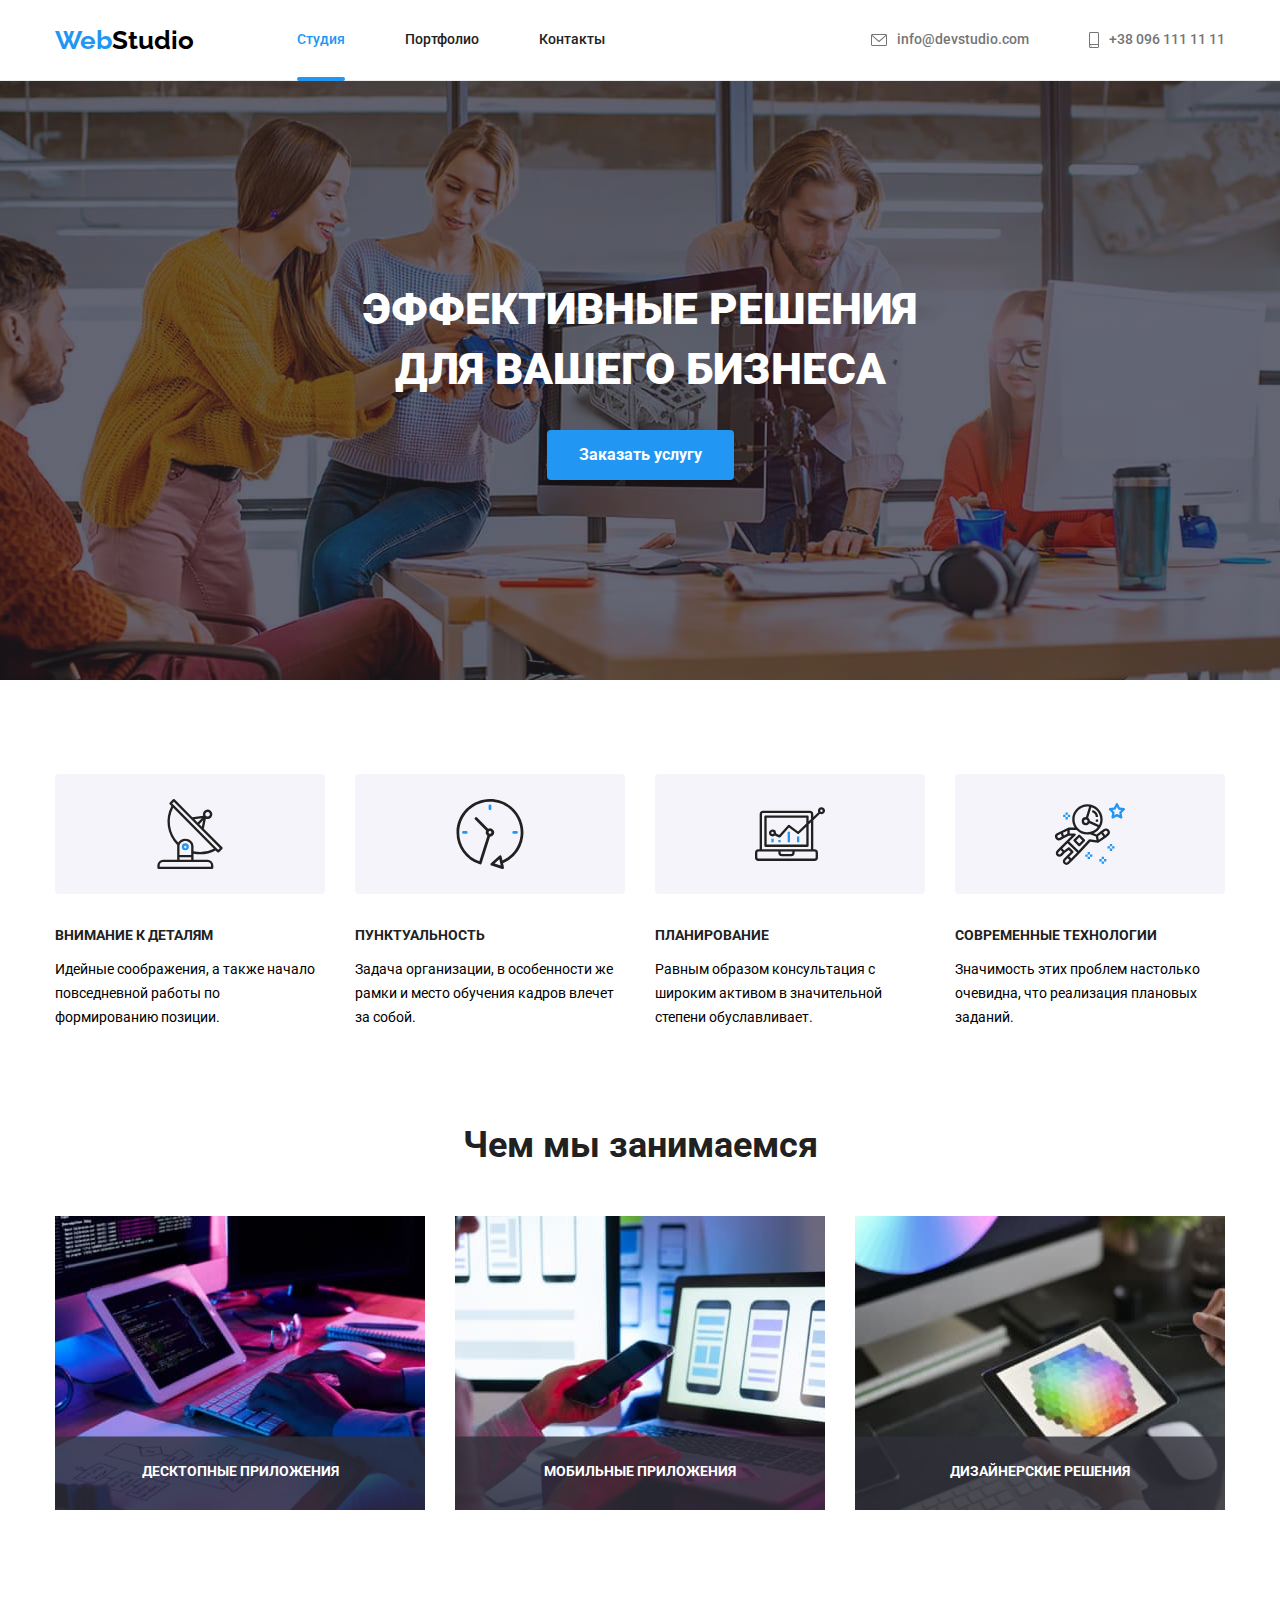
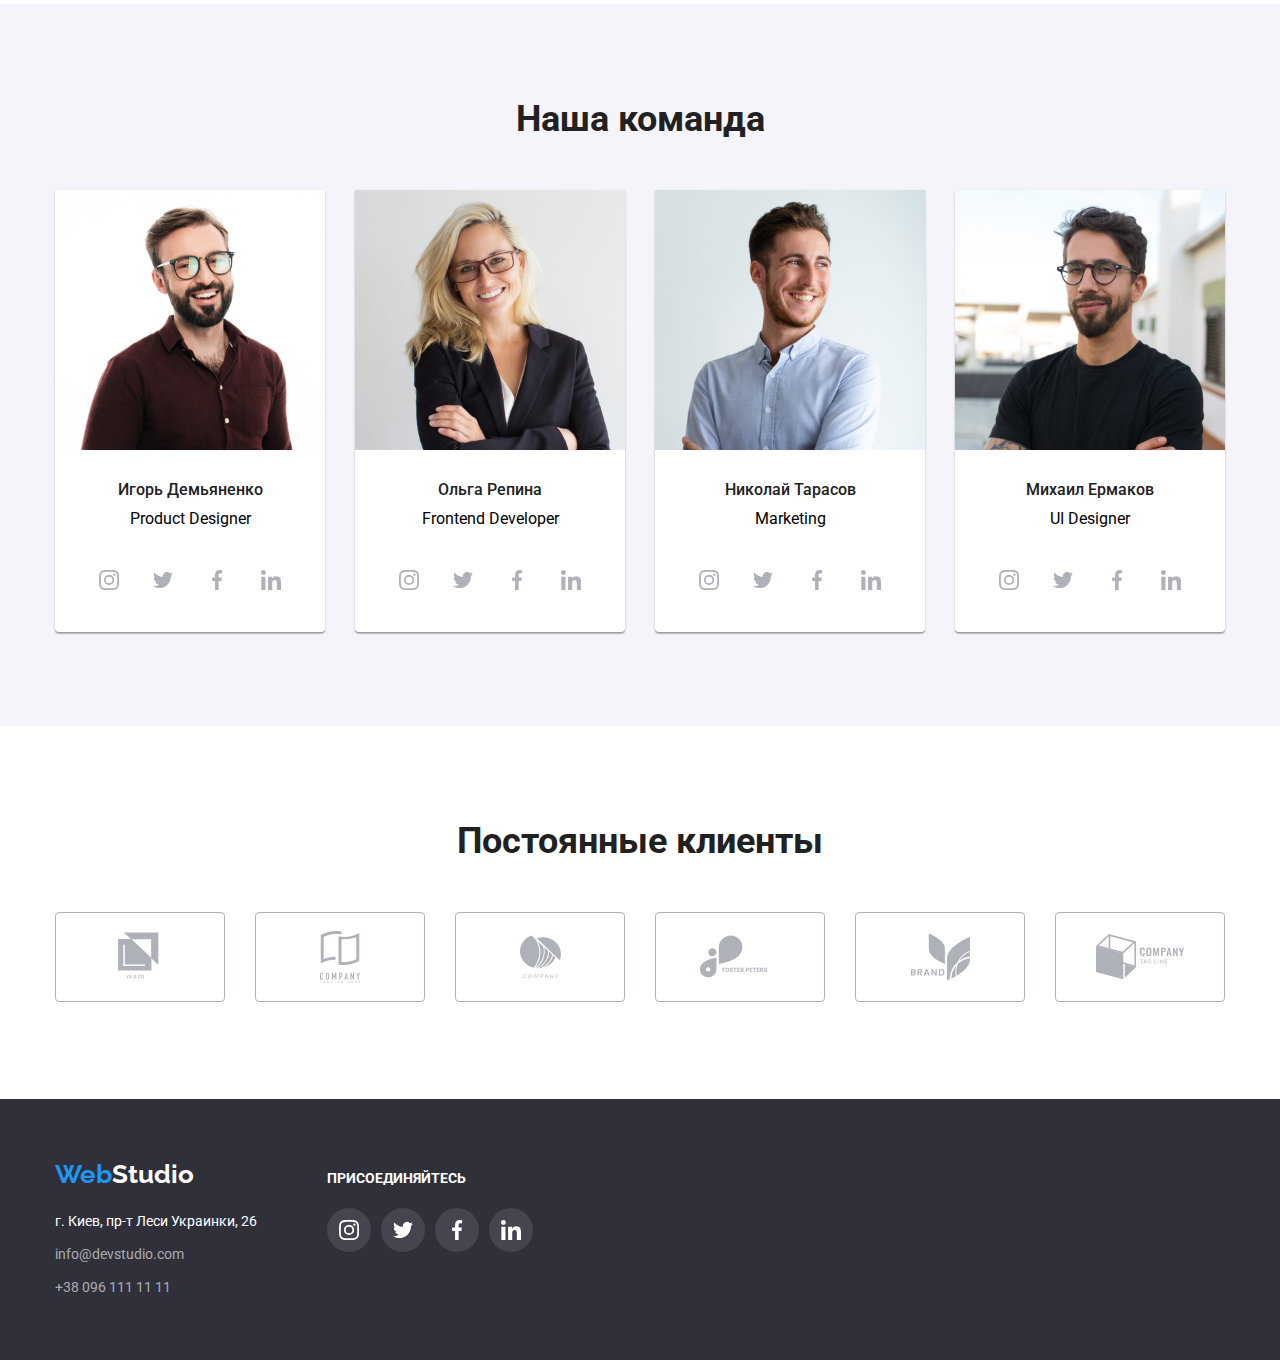
<file: index.html>
<!DOCTYPE html>
<html lang="ru">
  <head>
    <meta charset="UTF-8" />
    <meta
      name="viewport"
      content="width=device-width, initial-scale=1, maximum-scale=1, user-scalable=no"
    />
    <!-- <meta name="viewport" content="width=device-width, initial-scale=1.0" /> -->
    <title>WebStudio</title>
    <link rel="preconnect" href="https://fonts.gstatic.com" />
    <link
      href="https://fonts.googleapis.com/css2?family=Oleo+Script:wght@400;700&family=Raleway:wght@700&family=Roboto:wght@400;500;700;900&display=swap"
      rel="stylesheet"
    />
    <link
      rel="stylesheet"
      href="https://cdnjs.cloudflare.com/ajax/libs/modern-normalize/1.0.0/modern-normalize.css"
    />
    <link rel="stylesheet" href="./css/styles.css" />
    <link rel="stylesheet" href="./css/main.css" />
  </head>
  <body>
    <header class="header">
      <div class="header-contenier">
        <nav class="nav-section">
          <a href="#" class="logo">Web<span class="black">Studio</span></a>
          <ul class="site-nav list">
            <li class="item">
              <a href="#" class="link-nav link curent">Студия</a>
            </li>
            <li class="item">
              <a href="./portfolio.html" class="link-nav link">Портфолио</a>
            </li>
            <li class="item">
              <a href="#" class="link-nav link">Контакты</a>
            </li>
          </ul>
        </nav>
        <ul class="contact-list list">
          <li class="item icon-item">
            <a href="mailto:info@devstudio.com" class="contact link"
              ><svg class="icon-contact" width="16" height="12">
                <use href="./images/sprite.svg#envelope"></use>
              </svg>
              info@devstudio.com</a
            >
          </li>
          <li class="item icon-item">
            <a href="tel:+380961111111" class="contact link"
              ><svg
                class="icon-contact contact-smartphon"
                width="10"
                height="16"
              >
                <use href="./images/sprite.svg#smartphone"></use>
              </svg>
              +38 096 111 11 11</a
            >
          </li>
        </ul>
      </div>
    </header>
    <main>
      <!-- герой -->
      <section class="section hero overlay">
        <div class="contanier hero-contenier">
          <h1 class="hero-title">
            эффективные решения<br />
            для вашего бизнеса
          </h1>

          <a href="#" class="button" data-modal-open>Заказать услугу</a>
        </div>
        <div class="backdrop is-hidden" data-modal>
          <div class="modal">
            <button class="button-close" data-modal-close>
              <svg class="close" width="11" height="11">
                <use href="./images/sprite.svg#close"></use>
              </svg>
            </button>
          </div>
        </div>
      </section>

      <!-- наши приимущества -->
      <section class="section">
        <h2 class="title-section visually-hidden">наши приимущества</h2>
        <div class="contanier">
          <ul class="list-section list">
            <li class="list-text">
              <div class="icon">
                <svg class="icon-antenna" width="70" heigth="70">
                  <use href="./images/sprite.svg#satellite"></use>
                </svg>
              </div>
              <h3 class="subtitle">Внимание к деталям</h3>
              <p class="text">
                Идейные соображения, а также начало повседневной работы по
                формированию позиции.
              </p>
            </li>
            <li class="list-text">
              <div class="icon">
                <svg class="icon-clock" width="70" height="70">
                  <use href="./images/sprite.svg#clock"></use>
                </svg>
              </div>
              <h3 class="subtitle">Пунктуальность</h3>
              <p class="text">
                Задача организации, в особенности же рамки и место обучения
                кадров влечет за собой.
              </p>
            </li>
            <li class="list-text">
              <div class="icon">
                <svg class="icon-diagram" width="70" height="70">
                  <use href="./images/sprite.svg#diagram"></use>
                </svg>
              </div>
              <h3 class="subtitle">Планирование</h3>
              <p class="text">
                Равным образом консультация с широким активом в значительной
                степени обуславливает.
              </p>
            </li>
            <li class="list-text">
              <div class="icon">
                <svg class="icon-astronaut" width="70" height="70">
                  <use href="./images/sprite.svg#astronaut"></use>
                </svg>
              </div>
              <h3 class="subtitle">Современные технологии</h3>
              <p class="text">
                Значимость этих проблем настолько очевидна, что реализация
                плановых заданий.
              </p>
            </li>
          </ul>
        </div>
      </section>

      <!-- чем мы занимаемся -->
      <section class="section-work">
        <div class="contanier">
          <h2 class="title-section">Чем мы занимаемся</h2>
          <ul class="work-list list">
            <li class="work-photo">
              <img src="./images/box1.jpg" alt="Разработка" />
              <div class="work-text-contanier">
                <h3 class="work-title">десктопные приложения</h3>
              </div>
            </li>
            <li class="work-photo">
              <img src="./images/box2.jpg" alt="Маркетинг" />
              <div class="work-text-contanier">
                <h3 class="work-title">мобильные приложения</h3>
              </div>
            </li>
            <li class="work-photo">
              <img src="./images/box3.jpg" alt="Дизайн" />
              <div class="work-text-contanier">
                <h3 class="work-title">дизайнерские решения</h3>
              </div>
            </li>
          </ul>
        </div>
      </section>

      <!-- Наша команда -->
      <section class="section section-team">
        <div class="contanier">
          <h2 class="title-section">Наша команда</h2>
          <ul class="team-list list">
            <li class="team-photo">
              <img
                src="./images/img1.jpg"
                alt="Игорь Демьяненко"
                width="270px;"
              />

              <h3 class="title">Игорь Демьяненко</h3>
              <p class="text-team">Product Designer</p>
              <div class="social">
                <a href="http://" class="icon-social">
                  <svg class="icon-team" width="20" ,heigth="20">
                    <use href="./images/sprite.svg#instagram"></use>
                  </svg>
                </a>
                <a href="http://" class="icon-social">
                  <svg class="icon-team" width="20" ,heigth="20">
                    <use href="./images/sprite.svg#twitter"></use>
                  </svg>
                </a>
                <a href="http://" class="icon-social">
                  <svg class="icon-team" width="20" ,heigth="20">
                    <use href="./images/sprite.svg#facebook"></use>
                  </svg>
                </a>
                <a href="http://" class="icon-social">
                  <svg class="icon-team" width="20" ,heigth="20">
                    <use href="./images/sprite.svg#linkedin"></use>
                  </svg>
                </a>
              </div>
            </li>
            <li class="team-photo">
              <img src="./images/img2.jpg" alt="Ольга Репина" width="270px;" />
              <h3 class="title">Ольга Репина</h3>
              <p class="text-team">Frontend Developer</p>
              <div class="social">
                <a href="http://" class="icon-social">
                  <svg class="icon-team" width="20" ,heigth="20">
                    <use href="./images/sprite.svg#instagram"></use>
                  </svg>
                </a>
                <a href="http://" class="icon-social">
                  <svg class="icon-team" width="20" ,heigth="20">
                    <use href="./images/sprite.svg#twitter"></use>
                  </svg>
                </a>
                <a href="http://" class="icon-social">
                  <svg class="icon-team" width="20" ,heigth="20">
                    <use href="./images/sprite.svg#facebook"></use>
                  </svg>
                </a>
                <a href="http://" class="icon-social">
                  <svg class="icon-team" width="20" ,heigth="20">
                    <use href="./images/sprite.svg#linkedin"></use>
                  </svg>
                </a>
              </div>
            </li>
            <li class="team-photo">
              <img
                src="./images/img3.jpg"
                alt="Николай Тарасов"
                width="270px;"
              />
              <h3 class="title">Николай Тарасов</h3>
              <p class="text-team">Marketing</p>
              <div class="social">
                <a href="http://" class="icon-social">
                  <svg class="icon-team" width="20" ,heigth="20">
                    <use href="./images/sprite.svg#instagram"></use>
                  </svg>
                </a>
                <a href="http://" class="icon-social">
                  <svg class="icon-team" width="20" ,heigth="20">
                    <use href="./images/sprite.svg#twitter"></use>
                  </svg>
                </a>
                <a href="http://" class="icon-social">
                  <svg class="icon-team" width="20" ,heigth="20">
                    <use href="./images/sprite.svg#facebook"></use>
                  </svg>
                </a>
                <a href="http://" class="icon-social">
                  <svg class="icon-team" width="20" ,heigth="20">
                    <use href="./images/sprite.svg#linkedin"></use>
                  </svg>
                </a>
              </div>
            </li>
            <li class="team-photo">
              <img
                src="./images/img4.jpg"
                alt="Михаил Ермаков"
                width="270px;"
              />
              <h3 class="title">Михаил Ермаков</h3>
              <p class="text-team">UI Designer</p>
              <div class="social">
                <a href="http://" class="icon-social">
                  <svg class="icon-team" width="20" ,heigth="20">
                    <use href="./images/sprite.svg#instagram"></use>
                  </svg>
                </a>
                <a href="http://" class="icon-social">
                  <svg class="icon-team" width="20" ,heigth="20">
                    <use href="./images/sprite.svg#twitter"></use>
                  </svg>
                </a>
                <a href="http://" class="icon-social">
                  <svg class="icon-team" width="20" ,heigth="20">
                    <use href="./images/sprite.svg#facebook"></use>
                  </svg>
                </a>
                <a href="http://" class="icon-social">
                  <svg class="icon-team" width="20" ,heigth="20">
                    <use href="./images/sprite.svg#linkedin"></use>
                  </svg>
                </a>
              </div>
            </li>
          </ul>
        </div>
      </section>
      <section class="section">
        <div class="contanier">
          <h2 class="title-section">Постоянные клиенты</h2>
          <ul class="list-clients">
            <li class="clients list">
              <a class="linc-clients" href="http://">
                <svg class="icon-logo" width="44.27" ,heigth="49.23">
                  <use href="./images/sprite.svg#logo_1"></use>
                </svg>
              </a>
            </li>
            <li class="clients list">
              <a class="linc-clients" href="http://">
                <svg class="icon-logo" width="40" ,heigth="52">
                  <use href="./images/sprite.svg#logo_2"></use>
                </svg>
              </a>
            </li>
            <li class="clients list">
              <a class="linc-clients" href="http://">
                <svg class="icon-logo" width="41" ,heigth="42.6">
                  <use href="./images/sprite.svg#logo_3"></use>
                </svg>
              </a>
            </li>
            <li class="clients list">
              <a class="linc-clients" href="http://">
                <svg class="icon-logo" width="79.66" ,heigth="42.02">
                  <use href="./images/sprite.svg#logo_4"></use>
                </svg>
              </a>
            </li>
            <li class="clients list">
              <a class="linc-clients" href="http://">
                <svg class="icon-logo" width="59" ,heigth="47">
                  <use href="./images/sprite.svg#logo_5"></use>
                </svg>
              </a>
            </li>
            <li class="clients list">
              <a class="linc-clients" href="http://">
                <svg class="icon-logo" width="88.48" ,heigth="44.44">
                  <use href="./images/sprite.svg#logo_6"></use>
                </svg>
              </a>
            </li>
          </ul>
        </div>
      </section>
    </main>
    <footer class="section footer-section">
      <div class="contanier footer-contanier">
        <div class="address-footer">
          <a href="#" class="logo">Web<span class="white">Studio</span></a>
          <address class="blok-address">
            <a href="#" class="address">г. Киев, пр-т Леси Украинки, 26</a>
          </address>
          <ul class="list">
            <li class="list-contacts">
              <a href="mailto:info@devstudio.com" class="contacts"
                >info@devstudio.com</a
              >
            </li>
            <li class="list-contacts">
              <a href="tel:+380961111111" class="contacts">+38 096 111 11 11</a>
            </li>
          </ul>
        </div>
        <div class="media">
          <b class="text-media">присоединяйтесь</b>
          <ul class="media-list">
            <li class="list-media list">
              <a href="http://" class="icon-media">
                <svg class="icon-instagram" width="20" ,heigth="20">
                  <use href="./images/sprite.svg#instagram"></use>
                </svg>
              </a>
            </li>
            <li class="list-media list">
              <a href="http://" class="icon-media">
                <svg class="icon-twitter" width="20" ,heigth="20">
                  <use href="./images/sprite.svg#twitter"></use>
                </svg>
              </a>
            </li>
            <li class="list-media list">
              <a href="http://" class="icon-media">
                <svg class="icon-facebook" width="20" ,heigth="20">
                  <use href="./images/sprite.svg#facebook"></use>
                </svg>
              </a>
            </li>
            <li class="list-media list">
              <a href="http://" class="icon-media">
                <svg class="icon-linkedin" width="20" ,heigth="20">
                  <use href="./images/sprite.svg#linkedin"></use>
                </svg>
              </a>
            </li>
          </ul>
        </div>
      </div>
    </footer>
    <script src="./js/modal.js"></script>
  </body>
</html>
</file>
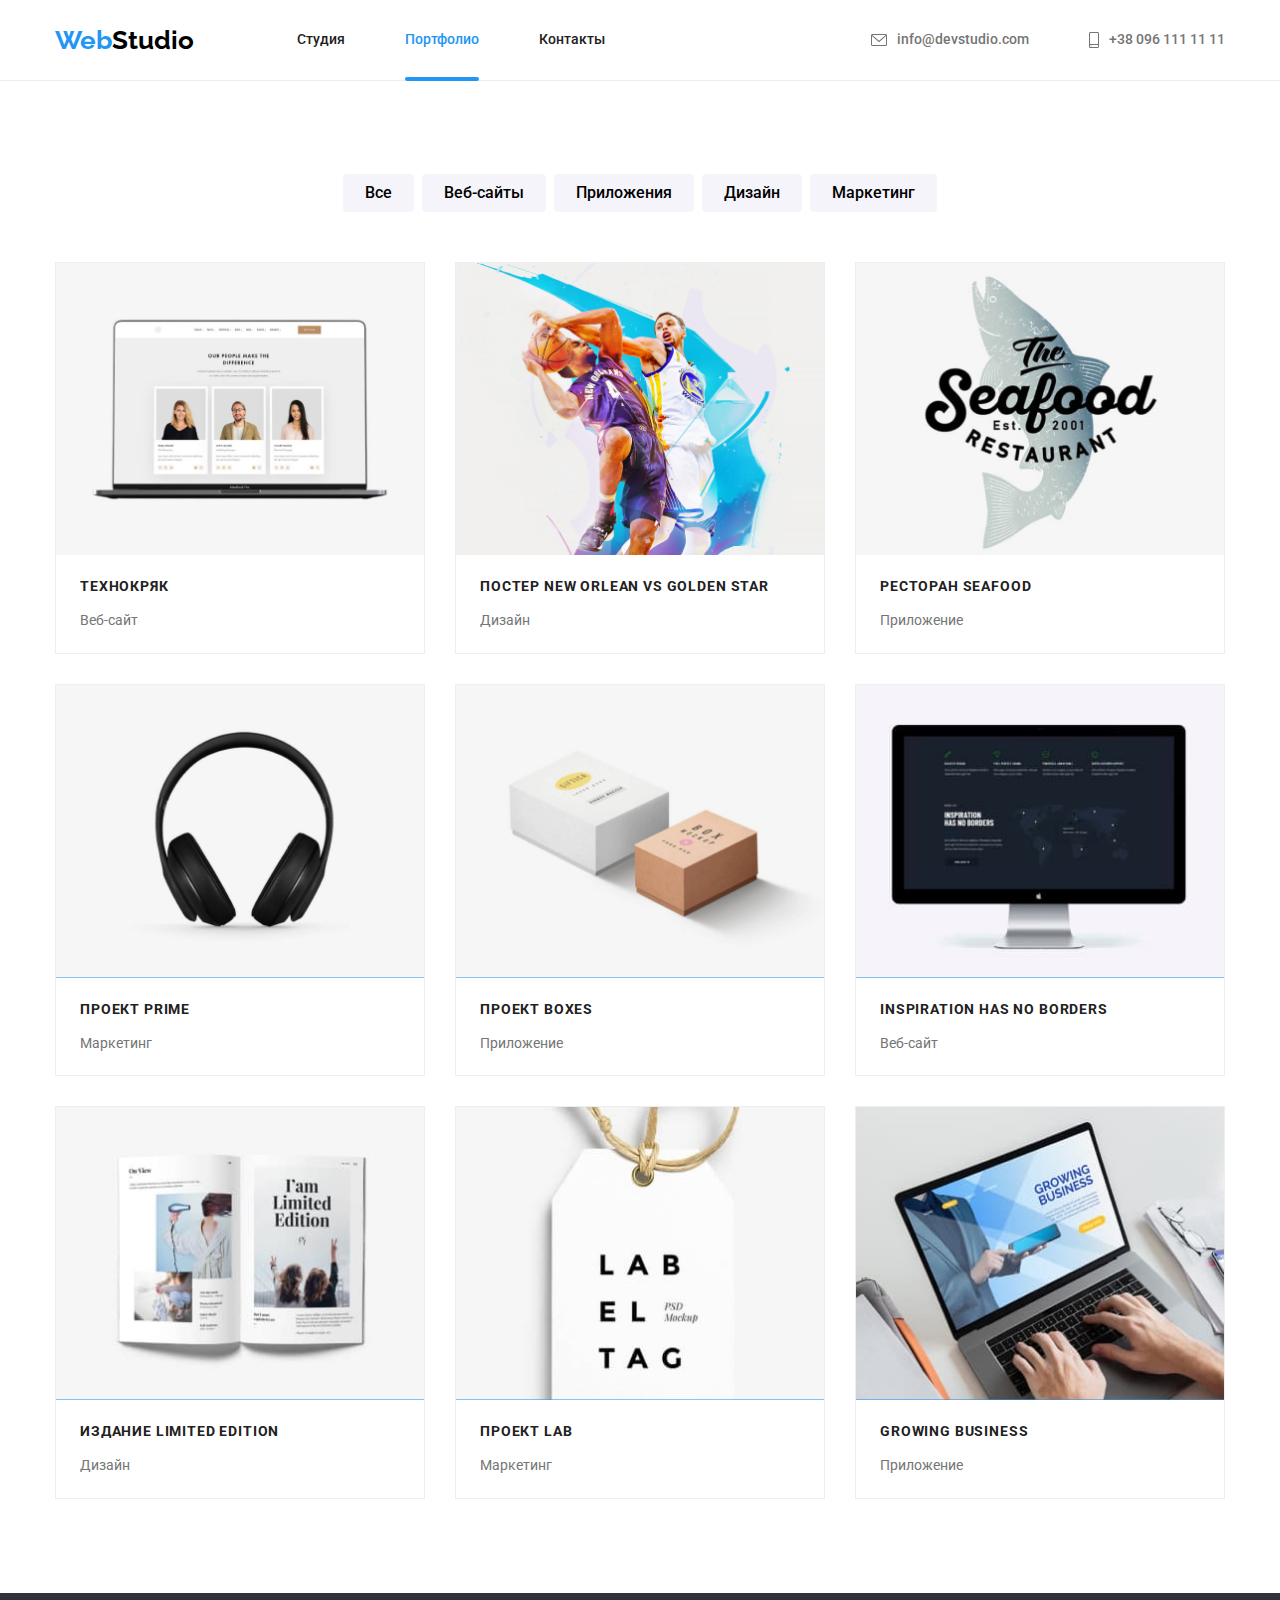
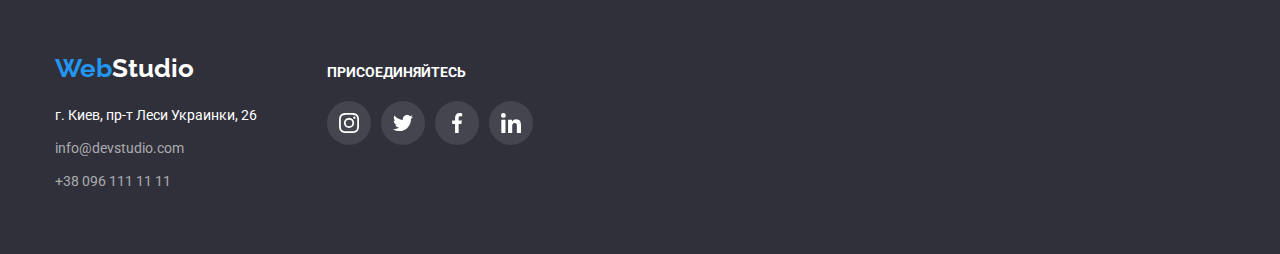
<file: portfolio.html>
<!DOCTYPE html>
<html lang="ru">
  <head>
    <meta charset="UTF-8" />
    <meta http-equiv="X-UA-Compatible" content="IE=edge" />
    <meta name="viewport" content="width=device-width, initial-scale=1.0" />
    <title>Portfolio</title>
    <link rel="preconnect" href="https://fonts.gstatic.com" />
    <link
      href="https://fonts.googleapis.com/css2?family=Oleo+Script:wght@400;700&family=Raleway:wght@700&family=Roboto:wght@400;500;700;900&display=swap"
      rel="stylesheet"
    />
    <link
      rel="stylesheet"
      href="https://cdnjs.cloudflare.com/ajax/libs/modern-normalize/1.0.0/modern-normalize.css"
    />
    <link rel="stylesheet" href="./css/styles.css" />
    <link rel="stylesheet" href="./css/portfolio.css" />
    <link rel="stylesheet" href="./css/main.css" />
  </head>
  <body>
    <header class="header">
      <div class="header-contenier">
        <nav class="nav-section">
          <a href="#" class="logo">Web<span class="black">Studio</span></a>
          <ul class="site-nav list">
            <li class="item">
              <a href="./index.html" class="link-nav link">Студия</a>
            </li>
            <li class="item">
              <a href="./portfolio.html" class="link-nav link curent"
                >Портфолио</a
              >
            </li>
            <li class="item">
              <a href="#" class="link-nav link">Контакты</a>
            </li>
          </ul>
        </nav>
        <ul class="contact-list list">
          <li class="item icon-item">
            <a href="mailto:info@devstudio.com" class="contact link"
              ><svg class="icon-contact" width="16" height="12">
                <use href="./images/sprite.svg#envelope"></use>
              </svg>
              info@devstudio.com</a
            >
          </li>
          <li class="item icon-item">
            <a href="tel:+380961111111" class="contact link"
              ><svg
                class="icon-contact contact-smartphon"
                width="10"
                height="16"
              >
                <use href="./images/sprite.svg#smartphone"></use>
              </svg>
              +38 096 111 11 11</a
            >
          </li>
        </ul>
      </div>
    </header>
    <main>
      <section class="portfolio-section">
        <div class="portfolio-contenier">
          <h2 class="visually-hidden">наше портфолио</h2>
          <ul class="button-filter list">
            <li class="button-list">
              <button class="filter">Все</button>
            </li>
            <li class="button-list">
              <button class="filter">Веб-сайты</button>
            </li>
            <li class="button-list">
              <button class="filter">Приложения</button>
            </li>
            <li class="button-list">
              <button class="filter">Дизайн</button>
            </li>
            <li class="button-list">
              <button class="filter">Маркетинг</button>
            </li>
          </ul>
          <ul class="portfolio-list list">
            <li class="card-list">
              <div class="card-content">
                <img src="./images/portfolio/img-1.jpg" alt="Технокряк" />
                <div class="card-contanier">
                  <p class="card-text">
                    Технокряк это современная площадка распространения
                    коронавируса. Компании используют эту платформу для
                    цифрового шпионажа и атак на защищённые сервера конкурентов.
                  </p>
                </div>
              </div>
              <div class="content">
                <h3 class="subtitle">Технокряк</h3>
                <p class="text">Веб-сайт</p>
              </div>
            </li>
            <li class="card-list">
              <div class="card-content">
                <img
                  src="./images/portfolio/img-2.jpg"
                  alt="Постер New Orlean vs Golden Star"
                />
                <div class="card-contanier">
                  <p class="card-text">
                    Технокряк это современная площадка распространения
                    коронавируса. Компании используют эту платформу для
                    цифрового шпионажа и атак на защищённые сервера конкурентов.
                  </p>
                </div>
              </div>
              <div class="content">
                <h3 class="subtitle">Постер New Orlean vs Golden Star</h3>
                <p class="text">Дизайн</p>
              </div>
            </li>
            <li class="card-list">
              <div class="card-content">
                <img
                  src="./images/portfolio/img-3.jpg"
                  alt="Ресторан Seafood"
                />
                <div class="card-contanier">
                  <p class="card-text">
                    Технокряк это современная площадка распространения
                    коронавируса. Компании используют эту платформу для
                    цифрового шпионажа и атак на защищённые сервера конкурентов.
                  </p>
                </div>
              </div>
              <div class="content">
                <h3 class="subtitle">Ресторан Seafood</h3>
                <p class="text">Приложение</p>
              </div>
            </li>
            <li class="card-list">
              <div class="card-content">
                <img src="./images/portfolio/img-4.jpg" alt="Проект Prime" />
                <div class="card-contanier">
                  <p class="card-text">
                    Технокряк это современная площадка распространения
                    коронавируса. Компании используют эту платформу для
                    цифрового шпионажа и атак на защищённые сервера конкурентов.
                  </p>
                </div>
              </div>
              <div class="content">
                <h3 class="subtitle">Проект Prime</h3>
                <p class="text">Маркетинг</p>
              </div>
            </li>
            <li class="card-list">
              <div class="card-content">
                <img src="./images/portfolio/img-5.jpg" alt="Проект Boxes" />
                <div class="card-contanier">
                  <p class="card-text">
                    Технокряк это современная площадка распространения
                    коронавируса. Компании используют эту платформу для
                    цифрового шпионажа и атак на защищённые сервера конкурентов.
                  </p>
                </div>
              </div>
              <div class="content">
                <h3 class="subtitle">Проект Boxes</h3>
                <p class="text">Приложение</p>
              </div>
            </li>
            <li class="card-list">
              <div class="card-content">
                <img
                  src="./images/portfolio/img-6.jpg"
                  alt="Inspiration has no Borders"
                />
                <div class="card-contanier">
                  <p class="card-text">
                    Технокряк это современная площадка распространения
                    коронавируса. Компании используют эту платформу для
                    цифрового шпионажа и атак на защищённые сервера конкурентов.
                  </p>
                </div>
              </div>
              <div class="content">
                <h3 class="subtitle">Inspiration has no Borders</h3>
                <p class="text">Веб-сайт</p>
              </div>
            </li>
            <li class="card-list">
              <div class="card-content">
                <img
                  src="./images/portfolio/img-7.jpg"
                  alt="Издание Limited Edition"
                />
                <div class="card-contanier">
                  <p class="card-text">
                    Технокряк это современная площадка распространения
                    коронавируса. Компании используют эту платформу для
                    цифрового шпионажа и атак на защищённые сервера конкурентов.
                  </p>
                </div>
              </div>
              <div class="content">
                <h3 class="subtitle">Издание Limited Edition</h3>
                <p class="text">Дизайн</p>
              </div>
            </li>
            <li class="card-list">
              <div class="card-content">
                <img src="./images/portfolio/img-8.jpg" alt="Проект LAB" />
                <div class="card-contanier">
                  <p class="card-text">
                    Технокряк это современная площадка распространения
                    коронавируса. Компании используют эту платформу для
                    цифрового шпионажа и атак на защищённые сервера конкурентов.
                  </p>
                </div>
              </div>
              <div class="content">
                <h3 class="subtitle">Проект LAB</h3>
                <p class="text">Маркетинг</p>
              </div>
            </li>
            <li class="card-list">
              <div class="card-content">
                <img
                  src="./images/portfolio/img-9.jpg"
                  alt="Growing Business"
                />
                <div class="card-contanier">
                  <p class="card-text">
                    Технокряк это современная площадка распространения
                    коронавируса. Компании используют эту платформу для
                    цифрового шпионажа и атак на защищённые сервера конкурентов.
                  </p>
                </div>
              </div>
              <div class="content">
                <h3 class="subtitle">Growing Business</h3>
                <p class="text">Приложение</p>
              </div>
            </li>
          </ul>
        </div>
      </section>
    </main>
    <footer class="section footer-section">
      <div class="contanier footer-contanier">
        <div class="address-footer">
          <a href="#" class="logo">Web<span class="white">Studio</span></a>
          <address class="blok-address">
            <a href="#" class="address">г. Киев, пр-т Леси Украинки, 26</a>
          </address>
          <ul class="list">
            <li class="list-contacts">
              <a href="mailto:info@devstudio.com" class="contacts"
                >info@devstudio.com</a
              >
            </li>
            <li class="list-contacts">
              <a href="tel:+380961111111" class="contacts">+38 096 111 11 11</a>
            </li>
          </ul>
        </div>
        <div class="media">
          <b class="text-media">присоединяйтесь</b>
          <ul class="media-list">
            <li class="list-media list">
              <a href="http://" class="icon-media">
                <svg class="icon-instagram" width="20" ,heigth="20">
                  <use href="./images/sprite.svg#instagram"></use>
                </svg>
              </a>
            </li>
            <li class="list-media list">
              <a href="http://" class="icon-media">
                <svg class="icon-twitter" width="20" ,heigth="20">
                  <use href="./images/sprite.svg#twitter"></use>
                </svg>
              </a>
            </li>
            <li class="list-media list">
              <a href="http://" class="icon-media">
                <svg class="icon-facebook" width="20" ,heigth="20">
                  <use href="./images/sprite.svg#facebook"></use>
                </svg>
              </a>
            </li>
            <li class="list-media list">
              <a href="http://" class="icon-media">
                <svg class="icon-linkedin" width="20" ,heigth="20">
                  <use href="./images/sprite.svg#linkedin"></use>
                </svg>
              </a>
            </li>
          </ul>
        </div>
      </div>
    </footer>
  </body>
</html>
</file>
<file: css/styles.css>
/* Переменные */
:root {
  --background-color-header: #ffffff;
  --background-color-main: #e5e5e5;
  --background-color-tiam: #f5f4fa;
  --background-color-footer: #2f303a;

  --color-logo: #2196f3;
  --color-accent: #2196f3;
  --color-text-h: #212121;
  --color-text-p: #757575;
  --color-text-hero: #ffffff;
  --color-text-mail: rgba(255, 255, 255, 0.6);
}

body {
  text-decoration: none;
  padding-top: 80px;
}

/* утилиты */
.list {
  list-style: none;
}

h1,
h2,
h3,
p,
a,
li,
ul {
  padding: 0;
  margin: 0;
}

img {
  display: block;
  max-width: 100%;
  height: auto;
}

/* скрытый заголовок */
.visually-hidden {
  position: absolute;
  width: 1px;
  height: 1px;
  margin: -1px;
  border: 0;
  padding: 0;
  clip: rect(0 0 0 0);
  overflow: hidden;
}

.section {
  padding-top: 94px;
  padding-bottom: 94px;
  /* outline: 2px solid tomato; */
}

.contanier {
  margin-left: auto;
  margin-right: auto;
  padding-left: 15px;
  padding-right: 15px;
  width: 1200px;
  /* outline: 2px solid tomato; */
}

.button {
  display: inline-block;

  padding-top: 10px;
  padding-bottom: 10px;
  padding-left: 32px;
  padding-right: 32px;

  background-color: var(--color-accent);
  text-decoration: none;

  font-family: Roboto;
  font-style: normal;
  font-weight: bold;
  font-size: 16px;
  line-height: 1.87;

  text-align: center;

  color: #ffffff;
  box-shadow: 0px 4px 4px rgba(0, 0, 0, 0.15);
  border-radius: 4px;
}

/* Шапка сайта */
.header {
  position: fixed;
  z-index: 9;
  width: 100%;
  top: 0;
  left: 0;
  background-color: var(--background-color-header);
  border-bottom: 1px solid #ececec;
}

.header-contenier {
  display: flex;
  width: 1200px;
  margin: auto;
  padding-left: 15px;
  padding-right: 15px;
  justify-content: space-between;
  align-items: center;
}

.icon-item {
  display: flex;
  align-items: center;
}

.link {
  color: var(--color-text-h);
  text-decoration: none;
  margin-left: 10px;
}

.icon-contact {
  margin-right: 10px;
  fill: #757575;
}

.link:hover,
.link:focus {
  color: var(--color-accent);
  transition: color 250ms cubic-bezier(0.4, 0, 0.2, 1);
}

.link:hover .icon-contact,
.link:focus .icon-contact {
  fill: var(--color-accent);
  transition: fill 250ms cubic-bezier(0.4, 0, 0.2, 1);
}

.contact-list {
  display: flex;
}

.contact-list .item + .item {
  margin-left: 50px;
}

.contact {
  display: flex;
  align-items: center;
  color: var(--color-text-p);
  font-family: Roboto;
  font-style: normal;
  font-weight: 500;
  font-size: 14px;
  line-height: 1.14;
}

.nav-section {
  display: flex;
  justify-content: space-between;
  align-items: center;
}

.site-nav {
  display: flex;
}

.site-nav .curent {
  color: var(--color-accent);
}

.nav-list .item {
  display: block;
  padding-top: 32px;
  padding-bottom: 32px;
}

.site-nav .item + .item {
  margin-left: 50px;
}

.link-nav {
  position: relative;
  display: block;
  padding-top: 32px;
  padding-bottom: 32px;
  font-family: -apple-system, BlinkMacSystemFont, "Segoe UI", Roboto, Oxygen,
    Ubuntu, Cantarell, "Open Sans", "Helvetica Neue", sans-serif;
  font-style: normal;
  font-weight: 500;
  font-size: 14px;
  line-height: 1.14;
}

.link-nav.curent::after {
  position: absolute;
  bottom: -1px;
  content: "";
  display: block;
  width: 100%;
  height: 4px;
  background-color: var(--color-accent);
  border-radius: 2px;
}

/* стилизация логотипа */
.logo {
  display: block;
  font-family: Raleway;
  font-style: normal;
  font-weight: bold;
  font-size: 26px;
  line-height: 1.19;

  color: var(--color-logo);
  text-decoration: none;
}

.black {
  color: black;
  margin-right: 93px;
}

.white {
  color: #ffffff;
}

/* подвал сайта */
.footer-section {
  display: flex;
  justify-content: flex-start;
  background-color: var(--background-color-footer);
  padding-top: 60px;
  padding-bottom: 60px;
}

.footer-contanier {
  display: flex;
  align-items: baseline;
}

.address {
  margin-top: 20px;
  text-decoration: none;
  font-family: Roboto;
  font-style: normal;
  font-weight: normal;
  font-size: 14px;
  line-height: 1.71;
  color: #ffffff;
}

.blok-address {
  margin-top: 20px;
}

.contacts {
  text-decoration: none;
  font-family: Roboto;
  font-style: normal;
  font-weight: normal;
  font-size: 14px;
  line-height: 1.71;

  color: var(--color-text-mail);
}

.list-contacts {
  margin-top: 9px;
}
</file>
<file: css/main.css>
/* секция герой */
.hero {
  max-width: 1600px;
  height: 600px;
  margin-left: auto;
  margin-right: auto;
  padding: 0;
  background-image: linear-gradient(
      to right,
      rgba(47, 48, 58, 0.4),
      rgba(47, 48, 58, 0.4)
    ),
    url("../images/Img-hero.jpg");
  background-repeat: no-repeat;
  background-position: center;
  background-size: cover;
}

.overlay {
}

.hero-contenier {
  padding-top: 200px;
  padding-bottom: 200px;
  text-align: center;
}

.hero-title {
  margin-bottom: 30px;
  font-family: Roboto;
  font-style: normal;
  font-weight: 900;
  font-size: 44px;
  line-height: 1.36;

  text-align: center;
  text-transform: uppercase;

  color: #ffffff;
}

/* оформление секций */
.contanier .list-section {
  display: flex;
  justify-content: center;
}

.icon {
  display: inline-flex;
  height: 120px;
  width: 270px;
  margin-bottom: 30px;
  background-color: #f5f4fa;
  justify-content: center;
  align-items: center;
  border-radius: 4px;
}

.icon-logo {
  fill: #afb1b8;
}

.icon-logo:hover,
.icon-logo:focus {
  fill: #2196f3;
  transition: fill 250ms cubic-bezier(0.4, 0, 0.2, 1);
}

.social {
  display: flex;
  justify-content: center;
}

.icon-social {
  display: inline-flex;
  margin-bottom: 30px;
  width: 44px;
  height: 44px;
  fill: #afb1b8;
  justify-content: center;
  border-radius: 50%;
}

.team-list .icon-social + .icon-social {
  margin-left: 10px;
}

.icon-social:hover,
.icon-social:focus {
  background-color: var(--color-accent);
  transition: background-color 250ms cubic-bezier(0.4, 0, 0.2, 1);
}

.icon-social:hover .icon-team,
.icon-social:focus .icon-team {
  fill: #ffffff;
  transition: background-color 250ms cubic-bezier(0.4, 0, 0.2, 1);
}

.list-section .list-text + .list-text {
  margin-left: 30px;
}

.work-list {
  display: flex;
  justify-content: center;
}

.subtitle {
  margin-bottom: 10px;
  font-family: Roboto;
  font-style: normal;
  font-weight: bold;
  font-size: 14px;
  line-height: 1.71;

  text-transform: uppercase;

  color: var(--color-text-h);
}

.text {
  font-family: Roboto;
  font-style: normal;
  font-weight: normal;
  font-size: 14px;
  line-height: 1.71;
}

.title-section {
  margin-bottom: 50px;
  font-family: Roboto;
  font-style: normal;
  font-weight: bold;
  font-size: 36px;
  line-height: 1.17;
  text-align: center;
  color: var(--color-text-h);
}

.title {
  margin-top: 30px;
  font-family: Roboto;
  font-style: normal;
  font-weight: 500;
  font-size: 16px;
  line-height: 1.187;
  text-align: center;

  color: var(--color-text-h);
}

.text-team {
  margin-top: 10px;
  margin-bottom: 30px;
  font-family: Roboto;
  font-style: normal;
  font-weight: normal;
  font-size: 16px;
  line-height: 1.187;
  text-align: center;
}

.section-work {
  padding-bottom: 94px;
}

.section-team {
  background-color: var(--background-color-tiam);
}

.team-list {
  display: flex;
  justify-content: center;
}

.team-photo {
  background-color: #ffffff;
  box-shadow: 0px 1px 3px rgba(0, 0, 0, 0.12), 0px 1px 1px rgba(0, 0, 0, 0.14),
    0px 2px 1px rgba(0, 0, 0, 0.2);
  border-radius: 0px 0px 4px 4px;
}

.team-list .team-photo + .team-photo {
  margin-left: 30px;
}

.list-clients {
  display: flex;
}

.linc-clients {
  display: inline-flex;
  width: 170px;
  height: 90px;
  justify-content: center;
  border-radius: 4px;
  border: 1px solid #afb1b8;
  outline: none;
}

.list-clients .clients + .clients {
  margin-left: 30px;
}

.linc-clients:hover,
.linc-clients:focus {
  border: 1px solid var(--color-accent);
  transition: border 250ms cubic-bezier(0.4, 0, 0.2, 1);
}

.linc-clients:hover .icon-logo,
.linc-clients:focus .icon-logo {
  fill: var(--color-accent);
  transition: fill 250ms cubic-bezier(0.4, 0, 0.2, 1);
}

.icon-media {
  display: inline-flex;
  margin-top: 20px;
  width: 44px;
  height: 44px;
  background: rgba(255, 255, 255, 0.1);
  fill: #ffffff;
  justify-content: center;
  border-radius: 50%;
}

.media-list > .list-media + .list-media {
  margin-left: 10px;
}

.icon-media:hover,
.icon-media:focus {
  background-color: var(--color-accent);
  fill: #ffffff;
  transition: fill 250ms, background-color 250ms cubic-bezier(0.4, 0, 0.2, 1);
}

.media {
  margin-left: 70px;
}

.text-media {
  font-family: Roboto;
  font-style: normal;
  font-weight: bold;
  font-size: 14px;
  line-height: 1.14;
  text-transform: uppercase;
  color: #ffffff;
}

.media-list {
  display: flex;
}

/* Модальное окно */

.backdrop {
  position: fixed;
  z-index: 10;
  top: 0;
  left: 0;
  width: 100%;
  height: 100%;
  background: rgba(0, 0, 0, 0.2);
}

.backdrop.is-hidden {
  opacity: 0;
  pointer-events: none;
}

.modal {
  position: absolute;
  left: 50%;
  top: 50%;
  transform: translate(-50%, -50%);

  min-width: 528px;
  min-height: 581px;

  background: #ffffff;
  box-shadow: 0px 1px 3px rgba(0, 0, 0, 0.12), 0px 1px 1px rgba(0, 0, 0, 0.14),
    0px 2px 1px rgba(0, 0, 0, 0.2);
  border-radius: 4px;
}

/* чем мы занимаемся */

.work-photo {
  position: relative;
  overflow: hidden;
}

.work-photo:hover .work-text-contanier {
  transform: translateY(0);
}

.work-list .work-photo + .work-photo {
  margin-left: 30px;
}

.work-text-contanier {
  position: absolute;
  top: 0;
  left: 0;
  right: 0;
  bottom: 0;
  padding-top: 27px;
  text-align: center;
  background: rgba(47, 48, 58, 0.8);
  transform: translateY(75%);
  transition: cubic-bezier(0.4, 0, 0.2, 1) transform 0.25s;
}

.work-title {
  font-family: Roboto;
  font-weight: bold;
  font-size: 14px;
  line-height: 1.14;
  text-align: center;
  text-transform: uppercase;
  color: #ffffff;
}

/* кнопка закрытия модального окна */

.button-close {
  position: absolute;
  top: 8px;
  right: 8px;
  width: 30px;
  height: 30px;
  box-shadow: 0px 1px 3px rgba(0, 0, 0, 0.12), 0px 1px 1px rgba(0, 0, 0, 0.14),
    0px 2px 1px rgba(0, 0, 0, 0.2);
  border-radius: 50%;
  border: 1px solid rgba(0, 0, 0, 0.1);
  background: #ffffff;
}

.close {
}
</file>
<file: css/portfolio.css>
.portfolio-section {
  padding-top: 94px;
  padding-bottom: 94px;
}

.portfolio-contenier {
  display: block;
  width: 1200px;
  margin-left: auto;
  margin-right: auto;
  padding-left: 15px;
  padding-right: 15px;
}

.button-filter {
  display: flex;
  justify-content: center;
  margin-bottom: 50px;
}

.portfolio-list {
  display: flex;
  flex-wrap: wrap;
  flex-basis: calc(100% / 3 - 30px);
  margin-left: -30px;
  margin-top: -30px;
}

.card-list {
  border: 1px solid #eeeeee;
  margin-left: 30px;
  margin-top: 30px;
  width: 370px;
}

.card-list:hover,
.card-list:focus {
  box-shadow: 0px 1px 1px rgba(0, 0, 0, 0.12), 0px 4px 4px rgba(0, 0, 0, 0.06),
    1px 4px 6px rgba(0, 0, 0, 0.16);
  transition: box-shadow 250ms cubic-bezier(0.4, 0, 0.2, 1);
}

.subtitle {
  margin-bottom: 4px;
  font-family: Roboto;
  font-style: normal;
  font-weight: bold;
  font-size: 18px;
  line-height: 2;

  letter-spacing: 0.06em;

  color: #212121;
}

.content {
  padding-top: 20px;
  padding-bottom: 20px;
  padding-left: 24px;
  padding-right: 24px;
}

.text {
  font-family: Roboto;
  font-style: normal;
  font-weight: normal;
  font-size: 16px;
  line-height: 1.87;
  color: #757575;
}

.button-filter .button-list + .button-list {
  margin-left: 8px;
}

.filter {
  padding-top: 6px;
  padding-bottom: 6px;
  padding-left: 22px;
  padding-right: 22px;

  font-family: Roboto;
  font-style: normal;
  font-weight: 500;
  font-size: 16px;
  line-height: 1.62;

  text-align: center;

  background-color: #f5f4fa;
  border-radius: 4px;
  border: none;
}

.filter:hover,
.filter:focus {
  color: #ffffff;
  background-color: var(--color-accent);
  box-shadow: 0px 3px 1px rgba(0, 0, 0, 0.1), 0px 1px 2px rgba(0, 0, 0, 0.08),
    0px 2px 2px rgba(0, 0, 0, 0.12);

  transition: box-shadow 250ms, background-color 250ms,
    color 250ms cubic-bezier(0.4, 0, 0.2, 1);
}

.card-list:hover .card-contanier {
  transform: translateY(0);
}

.card-content {
  position: relative;
  overflow: hidden;
}

.card-contanier {
  position: absolute;
  top: 0;
  left: 0;
  right: 0;
  bottom: 0;
  padding: 64px 24px;
  text-align: left;
  background: rgba(33, 150, 243, 0.9);
  transform: translateY(100%);
  transition: cubic-bezier(0.4, 0, 0.2, 1) transform 0.25s;
}

.card-text {
  font-family: Roboto;
  font-weight: normal;
  font-size: 18px;
  line-height: 1.55;
  color: #ffffff;
}
</file>
